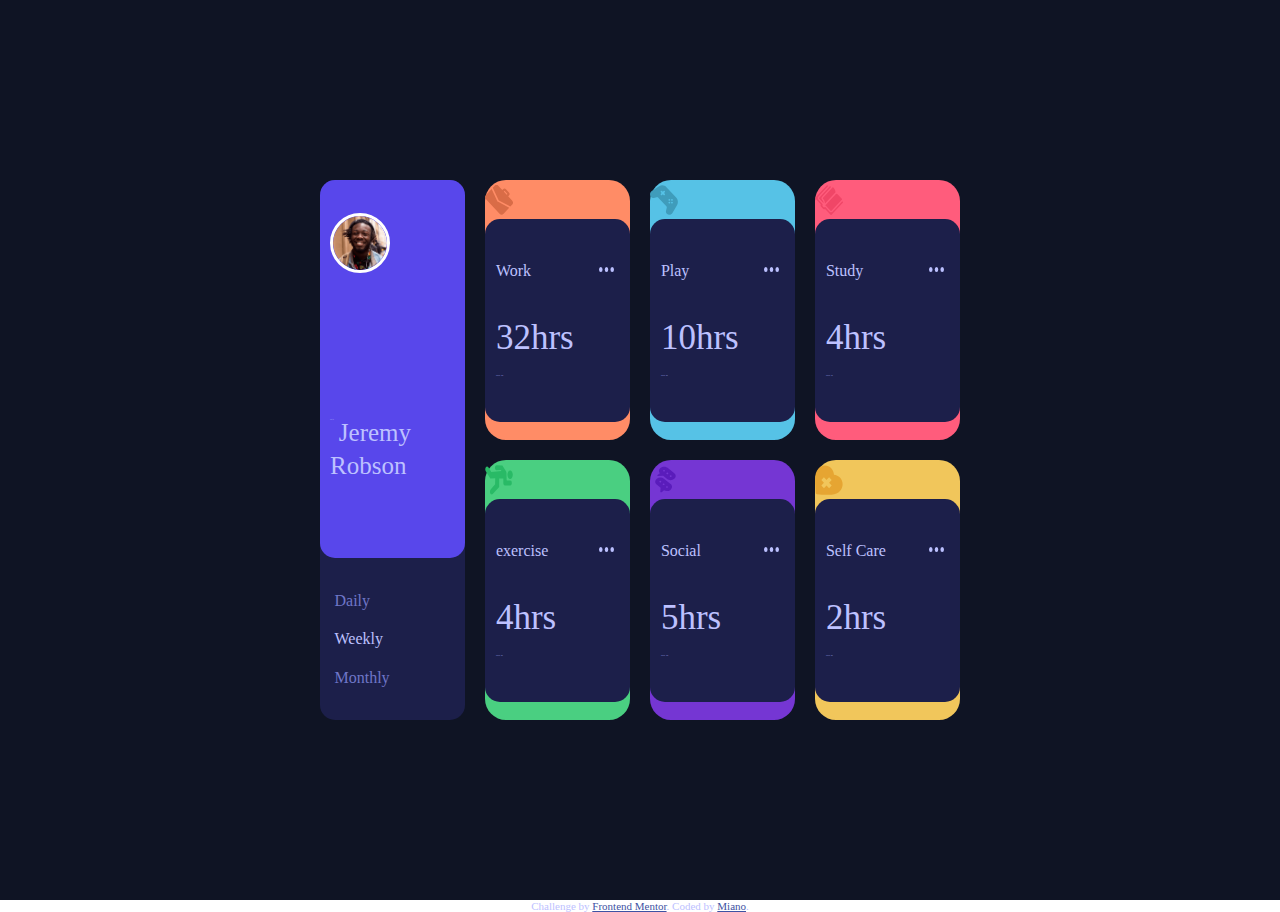
<file: index.html>
<!DOCTYPE html>
<html lang="en">
<head>
  <meta charset="UTF-8">
  <meta name="viewport" content="width=device-width, initial-scale=1.0"> <!-- displays site properly based on user's device -->

  <link rel="icon" type="image/png" sizes="32x32" href="./images/favicon-32x32.png">
  
  <title>Frontend Mentor | Time tracking dashboard</title>
  <link rel='stylesheet' type='text/css' media='screen' href='assets/css/web.css'>

  <!-- Feel free to remove these styles or customise in your own stylesheet 👍 -->
  <style>
    .attribution { font-size: 11px; text-align: center; }
    .attribution a { color: hsl(228, 45%, 44%); }
  </style>
</head>
<body>
  <div class="main">
    <div class="cont">
       <!-- First -->
       <div class="first">
          <div class="top">
             <div class="topin">
                <div class="img-box">
                   <img src="assets/images/image-jeremy.png" alt="Jeremy">
                </div>
                <div class="namebox">
                <p class="report">report for</p>
                <p class="name">Jeremy</p>
                <p class="name">Robson</p>
                </div>
             </div>
          </div>
          <div class="bottom">
             <P style="color: hsl(235, 45%, 61%);">Daily</P>
             <P>Weekly</P>
             <P style="color: hsl(235, 45%, 61%);">Monthly</P>
          </div>
       </div>
       
       <!-- Second -->
       <div class="second">
          <div class="top-img">
             <img src="assets/images/icon-work.svg" alt="work" class="sq-img">
          </div>
          <div class="squs">
             <div class="squ">
                <div class="one">
                   <p>Work</p>
                   <img src="assets/images/icon-ellipsis.svg" alt="ellipsis">
                </div>
                <div class="two">
                   <p>32hrs</p>
                </div>
                <div class="three">
                   Last Week - 36hrs
                </div>
             </div>
          </div>
       </div>

       <!-- Third -->
       <div class="third">
          <div class="top-img">
             <img src="assets/images/icon-play.svg" alt="play">
          </div>
          <div class="squs">
             <div class="squ">
                <div class="one">
                   <p>Play</p>
                   <img src="assets/images/icon-ellipsis.svg" alt="ellipsis">
                </div>
                <div class="two">
                   <p>10hrs</p>
                </div>
                <div class="three">
                   Last Week - 8hrs
                </div>
             </div>
          </div>
       </div>
       
       <!-- Fourth -->
       <div class="fourth">
          <div class="top-img">
             <img src="assets/images/icon-study.svg" alt="study">
          </div>
          <div class="squs">
             <div class="squ">
                <div class="one">
                   <p>Study</p>
                   <img src="assets/images/icon-ellipsis.svg" alt="ellipsis">
                </div>
                <div class="two">
                   <p>4hrs</p>
                </div>
                <div class="three">
                   Last Week - 7hrs
                </div>
             </div>
          </div>
       </div>
       
       <!-- Fifth -->
       <div class="fifth">
          <div class="top-img">
             <img src="assets/images/icon-exercise.svg" alt="exercise">
          </div>
          <div class="squs">
             <div class="squ">
                <div class="one">
                   <p>exercise</p>
                   <img src="assets/images/icon-ellipsis.svg" alt="ellipsis">
                </div>
                <div class="two">
                   <p>4hrs</p>
                </div>
                <div class="three">
                   Last Week - 5hrs
                </div>
             </div>
          </div>
       </div>
       
       <!-- Sixth -->
       <div class="sixth">
          <div class="top-img">
             <img src="assets/images/icon-social.svg" alt="social">
          </div>
          <div class="squs">
             <div class="squ">
                <div class="one">
                   <p>Social</p>
                   <img src="assets/images/icon-ellipsis.svg" alt="ellipsis">
                </div>
                <div class="two">
                   <p>5hrs</p>
                </div>
                <div class="three">
                   Last Week - 10hrs
                </div>
             </div>
          </div>
       </div>
       
       <!-- Seventh -->
       <div class="seventh">
          <div class="top-img">
             <img src="assets/images/icon-self-care.svg" alt="">
          </div>
          <div class="squs">
             <div class="squ">
                <div class="one">
                   <p>Self Care</p>
                   <img src="assets/images/icon-ellipsis.svg" alt="ellipsis">
                </div>
                <div class="two">
                   <p>2hrs</p>
                </div>
                <div class="three">
                   Last Week - 2hrs
                </div>
             </div>
          </div>
       </div>
    </div>
 </div>
  <div class="attribution">
    Challenge by <a href="https://www.frontendmentor.io?ref=challenge" target="_blank">Frontend Mentor</a>. 
    Coded by <a href="#">Miano</a>.
  </div>
</body>
</html>
</file>
<file: assets/css/web.css>
* {
   margin: 0;
   padding: 0;
   color: hsl(236, 100%, 87%);
}
.main {
   /* background-color: burlywood; */
   width: 100vw;
   height: 100vh;
   display: flex;
   justify-content: center;
   align-items: center;
   background-color: hsl(226, 43%, 10%);
}
.cont {
   /* background-color: gray; */
   width: 50%;
   height: 60%;
   gap: 20px;
   display: grid;
   grid-template-columns: 1fr 1fr 1fr 1fr;
   grid-template-areas: 
   "first second third fourth"
   "first fifth sixth seventh";
   margin: 10px;
   padding: 7px;
   justify-content: center;
}
.first {
   background-color: hsl(235, 46%, 20%);
   grid-area: first;
   border-radius: 15px;
   display: flex;
   flex-direction: column;
   justify-content: space-between;
   align-items: center;
   color: white;
}
.first {
   border-radius: 15px;
}
.top {
   background-color: hsl(246, 80%, 60%);
   height: 70%;
   width: 100%;
   display: flex;
   justify-content: space-between;
   align-items: center;
   border-radius: 15px;
}
.topin {
   /* background-color: azure; */
   width: 90%;
   height: 85%;
   display: flex;
   flex-direction: column;
   justify-content: space-between;
   gap: 0px;
   margin-left: 10px;
}
.topin img {
   width: 41%;
   border: 3px solid white;
   border-radius: 100%;
}
.name {
   font-size: 25px;
   width: 100px;
   /* background-color: red; */
}
.report {
   font-size: 1px;
}
.img-box {
   margin-top: 5px;
   /* background-color: black; */
}
.namebox {
   margin-bottom: 50px;
   display: flex;
   flex-wrap: wrap;
   width: 90%;
   /* background-color: black; */
   gap: 5px;
}
.bottom {
   width: 80%;
   height: 20%;
   /* background-color: azure; */
   /* margin-bottom: 21px; */
   display: flex;
   flex-direction: column;
   justify-content: space-evenly;
   gap: 10px;
   margin: auto;
   gap: 14px
}
.second {
   background-color: hsl(15, 100%, 70%);
   grid-area: second;
   border-radius: 21px;
}
.third {
   background-color: hsl(195, 74%, 62%);
   grid-area: third;
   border-radius: 21px;
}
.fourth {
   background-color: hsl(348, 100%, 68%);
   grid-area: fourth;
   border-radius: 21px;
}
.fifth {
   background-color: hsl(145, 58%, 55%);
   grid-area: fifth;
   border-radius: 21px;
}
.sixth {
   background-color: hsl(264, 64%, 52%);
   grid-area: sixth;
   border-radius: 21px;
}
.seventh {
   background-color: hsl(43, 84%, 65%);
   grid-area: seventh;
   border-radius: 21px;
}
.top-img {
}
.top-img img {
   padding-top: 5px;
   height: 30px;
   width: 28px;
}
.squs {
   width: 100%;
   height: 77%;
   background-color: hsl(235, 46%, 20%);
   border-radius: 15px;
   display: flex;
   justify-content: center;
   align-items: center;
   padding-bottom: 3px;
   margin-top: 0;
}
.squ {
   width: 85%;
   height: 75%;
   /* background-color: azure; */
   display: flex;
   flex-direction: column;
   justify-content: space-evenly;
   margin-top: 0;
}
.one {
   display: flex;
   flex-direction: row;
   justify-content: space-between;
   font-size: 16px;
}
.one img {
   height: 5px;
   width: 15px;
   padding: 5px;
}
.one img:hover {
   height: 6px;
   width: 16px;
}
.two {
   font-size: 35px;
   margin-top: 20px;
}
.three {
   font-size: 1px;
}
</file>
